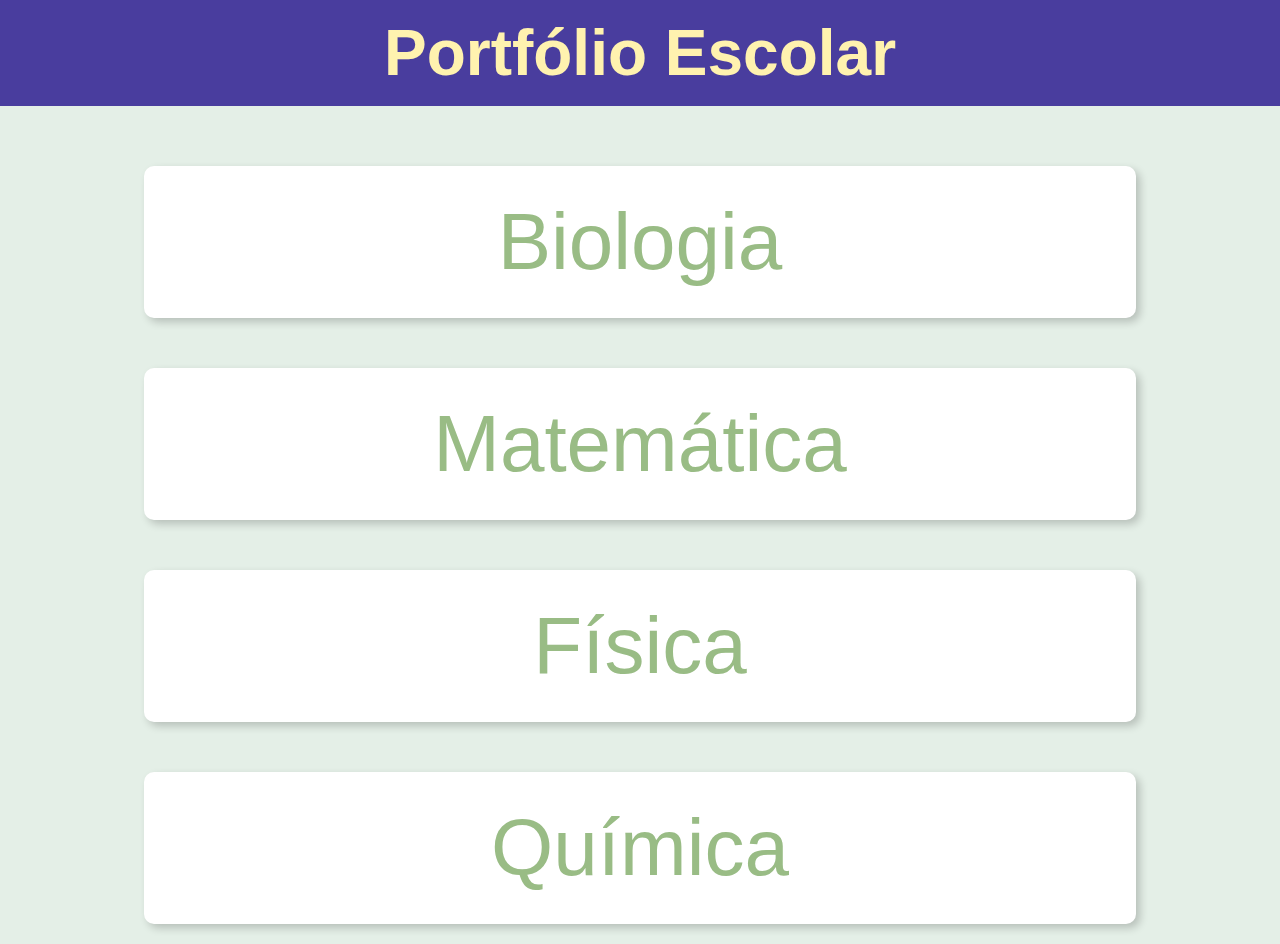
<file: index.html>
<!DOCTYPE html>
<html lang="pt-br">

<head>
    <meta charset="UTF-8">
    <meta http-equiv="X-UA-Compatible" content="IE=edge">
    <meta name="viewport" content="width=device-width, initial-scale=1.0">
    <title>Portfólio</title>
    <link rel="stylesheet" href="styles.css">
    <link href="https://fonts.googleapis.com/icon?family=Material+Icons" rel="stylesheet">

</head>

<body>
    <header>
        <div class="portfolio">
            <h1>Portfólio Escolar</h1>
        </div>
    </header>
    
    <main>
        <section class="container">
            <div class="disciplina">
                <a href="biologia.html"> Biologia</a>
            </div>
            <div class="disciplina">
                <a href="#"> Matemática</a>
            </div>
            <div class="disciplina">
                <a href="#"> Física</a>
            </div>
            <div class="disciplina">
                <a href="#"> Química</a>
            </div>
        </section>
    </main>
    <footer></footer>
</body>

</html>
</file>
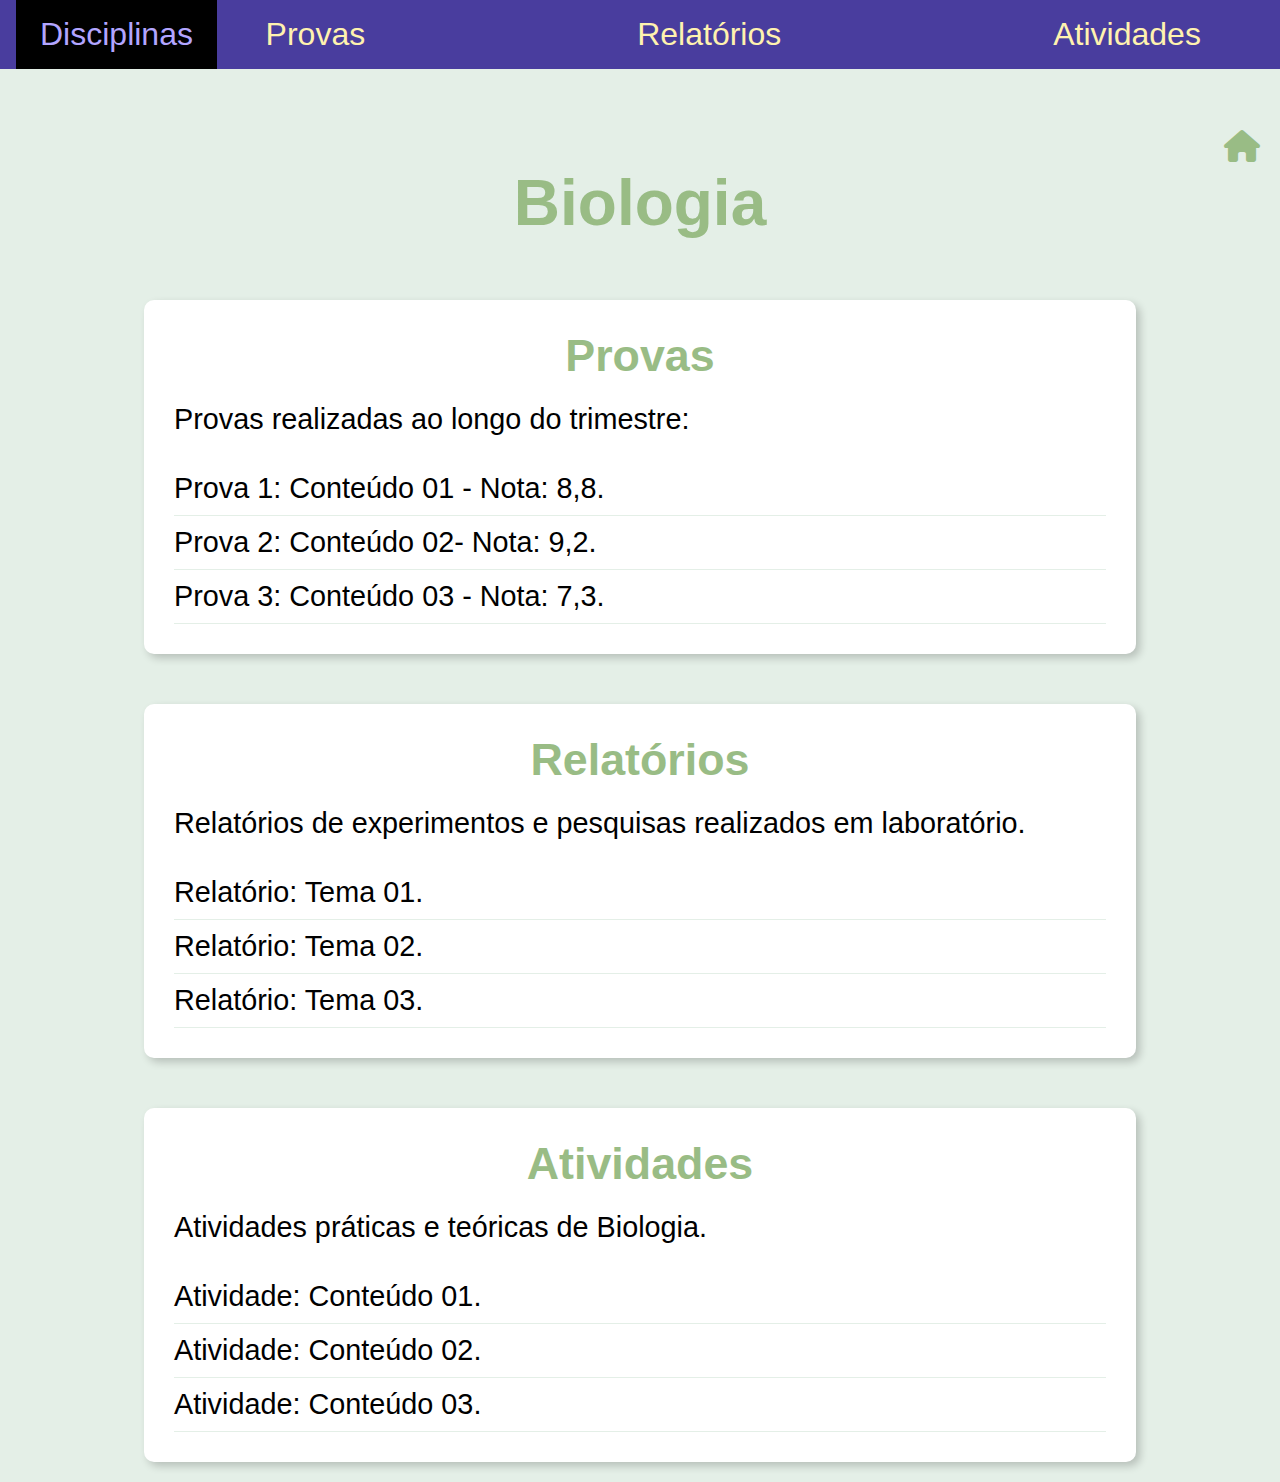
<file: biologia.html>
<!DOCTYPE html>
<html lang="pt-br">

<head>
    <meta charset="UTF-8">
    <meta http-equiv="X-UA-Compatible" content="IE=edge">
    <meta name="viewport" content="width=device-width, initial-scale=1.0">
    <title>Portfólio de Biologia</title>
    <link rel="stylesheet" href="biologia.css">
    <link rel="stylesheet" href="https://cdnjs.cloudflare.com/ajax/libs/font-awesome/6.7.2/css/all.min.css"
        integrity="sha512-Evv84Mr4kqVGRNSgIGL/F/aIDqQb7xQ2vcrdIwxfjThSH8CSR7PBEakCr51Ck+w+/U6swU2Im1vVX0SVk9ABhg=="
        crossorigin="anonymous" referrerpolicy="no-referrer" />
    <link href="https://fonts.googleapis.com/icon?family=Material+Icons" rel="stylesheet">

</head>

<body>
    <header>

        <div class="menu-disciplina">
            <input type="checkbox" id="menu-toggle">
            <label for="menu-toggle" class="botao-disciplinas">Disciplinas</label>
            <div class="lista-vertical">
                <a href="#">Matemática</a>
                <a href="#">Física</a>
                <a href="#">Química</a>
            </div>
        </div>


        <div class="links-principais">
            <ul class="lista-horizontal">
                <li><a href="#provas">Provas</a></li>
                <li><a href="#relatorios">Relatórios</a></li>
                <li><a href="#atividades">Atividades</a></li>
            </ul>
        </div>
    </header>
    <main>
        <div class="home">
            <a href="./index.html"><i class="fa-solid fa-house"></i></a>
        </div>
        <h1>Biologia</h1>
        <section class="biologia-container">
            <div id="provas" class="conteudo">
                <h2>Provas</h2>
                <p>Provas realizadas ao longo do trimestre:</p>
                <ul>
                    <li>Prova 1: Conteúdo 01 - Nota: 8,8.<span class="block"> <br>Lorem ipsum dolor sit amet, consectetur adipiscing
                            elit, sed do eiusmod tempor incididunt ut labore et dolore magna aliqua. Ut enim ad minim
                            veniam, quis nostrud exercitation ullamco laboris nisi ut aliquip ex ea commodo consequat.
                            Duis aute irure dolor in reprehenderit in voluptate velit esse cillum dolore eu fugiat nulla
                            pariatur. Excepteur sint occaecat cupidatat non proident, sunt in culpa qui officia deserunt
                            mollit anim id est laborum.</span>
                    </li>
                    <li>Prova 2: Conteúdo 02- Nota: 9,2.</li>
                    <li>Prova 3: Conteúdo 03 - Nota: 7,3.</li>
                </ul>
            </div>
            <div id="relatorios" class="conteudo">
                <h2>Relatórios</h2>
                <p>Relatórios de experimentos e pesquisas realizados em laboratório.</p>
                <ul>
                    <li>Relatório: Tema 01. <span class="opacidade"> <br>Lorem ipsum dolor sit amet, consectetur adipiscing
                        elit, sed do eiusmod tempor incididunt ut labore et dolore magna aliqua. Ut enim ad minim
                        veniam, quis nostrud exercitation ullamco laboris nisi ut aliquip ex ea commodo consequat.
                        Duis aute irure dolor in reprehenderit in voluptate velit esse cillum dolore eu fugiat nulla
                        pariatur. Excepteur sint occaecat cupidatat non proident, sunt in culpa qui officia deserunt
                        mollit anim id est laborum.</span></li>
                    <li>Relatório: Tema 02.</li>
                    <li>Relatório: Tema 03.</li>
                </ul>
            </div>
            <div id="atividades" class="conteudo">
                <h2>Atividades</h2>
                <p>Atividades práticas e teóricas de Biologia.</p>
                <ul>
                    <li>Atividade: Conteúdo 01.</li>
                    <li>Atividade: Conteúdo 02.</li>
                    <li>Atividade: Conteúdo 03.</li>
                </ul>
            </div>
        </section>
    </main>
    <footer></footer>
</body>

</html>
</file>
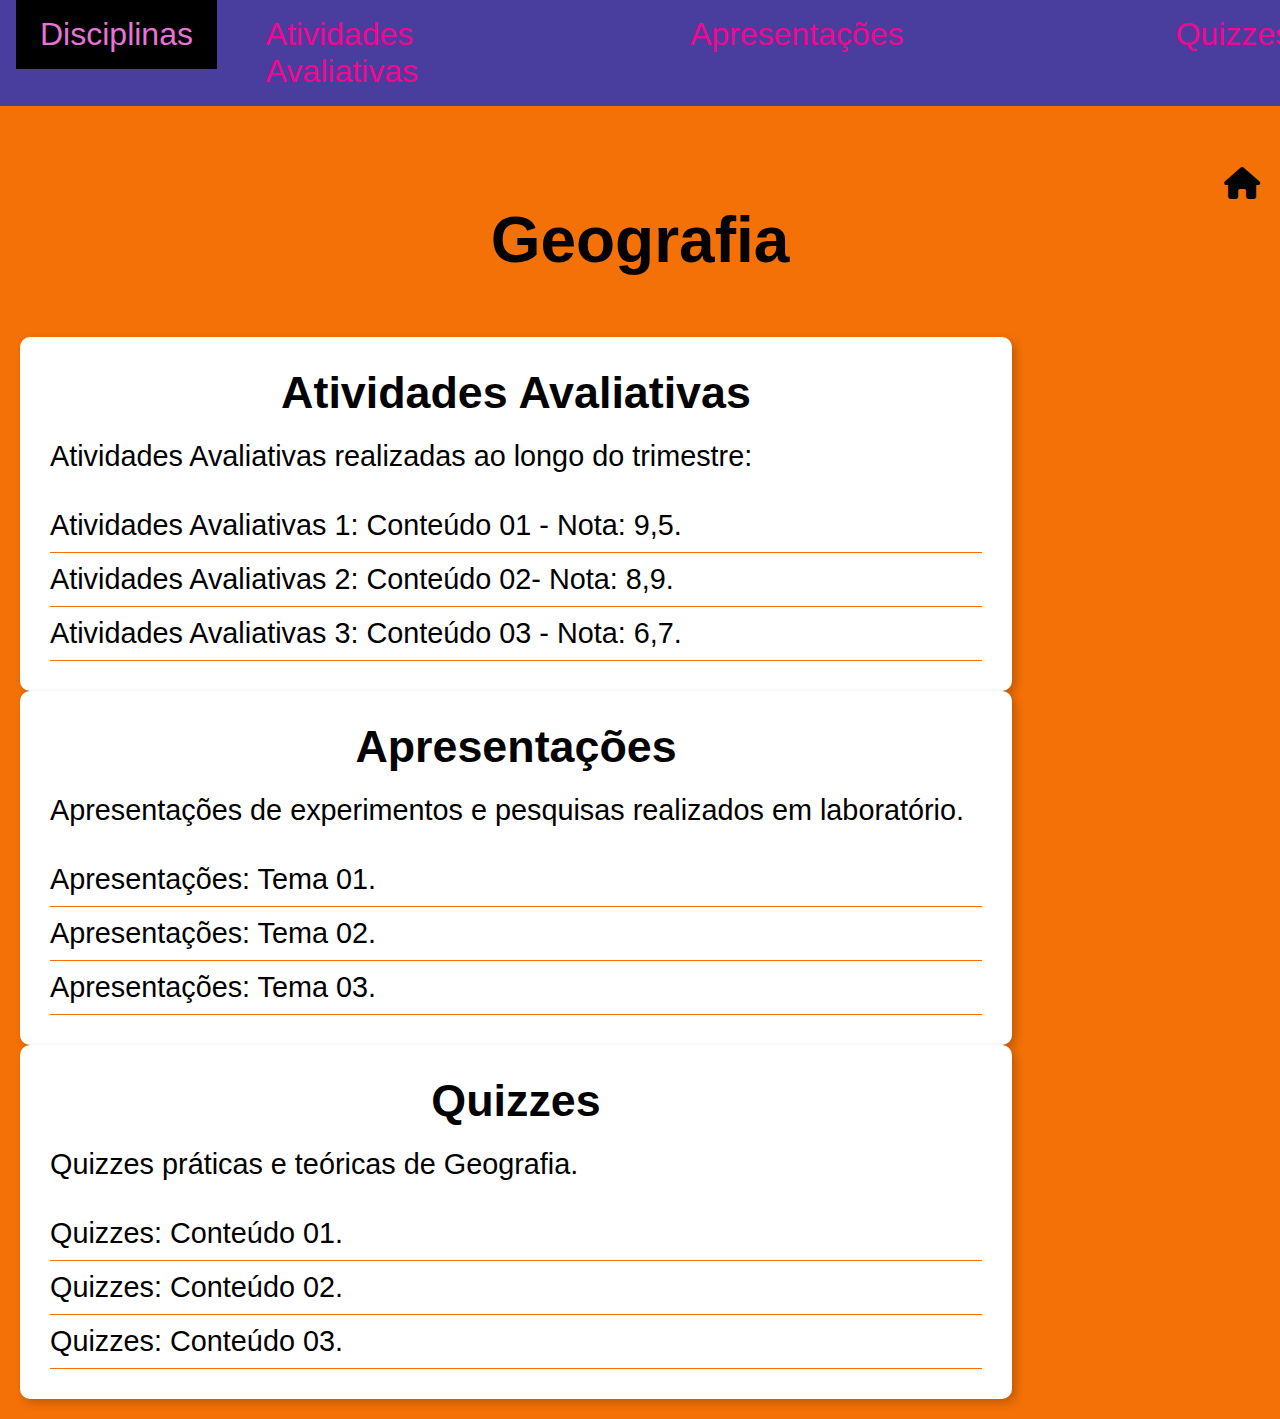
<file: geografia.html>
<!DOCTYPE html>
<html lang="pt-br">

<head>
    <meta charset="UTF-8">
    <meta http-equiv="X-UA-Compatible" content="IE=edge">
    <meta name="viewport" content="width=device-width, initial-scale=1.0">
    <title>Portfólio de Matérias</title>
    <link rel="stylesheet" href="geografia.css">
    <link rel="stylesheet" href="https://cdnjs.cloudflare.com/ajax/libs/font-awesome/6.7.2/css/all.min.css"
        integrity="sha512-Evv84Mr4kqVGRNSgIGL/F/aIDqQb7xQ2vcrdIwxfjThSH8CSR7PBEakCr51Ck+w+/U6swU2Im1vVX0SVk9ABhg=="
        crossorigin="anonymous" referrerpolicy="no-referrer" />
    <link href="https://fonts.googleapis.com/icon?family=Material+Icons" rel="stylesheet">

</head>

<body>
    <header>

        <div class="menu-disciplina">
            <input type="checkbox" id="menu-toggle">
            <label for="menu-toggle" class="botao-disciplinas">Disciplinas</label>
            <div class="lista-vertical">
                <a href="#">Geografia</a>
                <a href="#">História</a>
                <a href="#">Português</a>
            </div>
        </div>


        <div class="links-principais">
            <ul class="lista-horizontal">
                <li><a href="#Atividades Avaliativas">Atividades Avaliativas</a></li>
                <li><a href="#Apresentações">Apresentações</a></li>
                <li><a href="#Quizzes">Quizzes</a></li>
            </ul>
        </div>
    </header>
    <main>
        <div class="home">
            <a href="./index.html"><i class="fa-solid fa-house"></i></a>
        </div>
        <h1>Geografia</h1>
        <section class="geografia">
            <div id="Atividades Avaliativas" class="conteudo">
                <h2>Atividades Avaliativas</h2>
                <p>Atividades Avaliativas realizadas ao longo do trimestre:</p>
                <ul>
                    <li>Atividades Avaliativas 1: Conteúdo 01 - Nota: 9,5.<span class="block"> <br>
                            Mapas </span>
                    </li>
                    <li>Atividades Avaliativas 2: Conteúdo 02- Nota: 8,9.</li>
                    <li>Atividades Avaliativas 3: Conteúdo 03 - Nota: 6,7.</li>
                </ul>
            </div>
            <div id="Apresentações" class="conteudo">
                <h2>Apresentações</h2>
                <p>Apresentações de experimentos e pesquisas realizados em laboratório.</p>
                <ul>
                    <li>Apresentações: Tema 01. <span class="opacidade"> <br> pangeia.</span></li>
                    <li>Apresentações: Tema 02.</li>
                    <li>Apresentações: Tema 03.</li>
                </ul>
            </div>
            <div id="Quizzes" class="conteudo">
                <h2>Quizzes</h2>
                <p>Quizzes práticas e teóricas de Geografia.</p>
                <ul>
                    <li>Quizzes: Conteúdo 01.</li>
                    <li>Quizzes: Conteúdo 02.</li>
                    <li>Quizzes: Conteúdo 03.</li>
                </ul>
            </div>
        </section>
    </main>
    <footer></footer>
</body>

</html>
</file>
<file: styles.css>
* {
    margin: 0;
    padding: 0;
    box-sizing: border-box;
}

:root{
    --preto: #000000;
    --marinho: #493D9E;
    --amarelo-claro:#FFF2AF;
    --roxo-claro:#B2A5FF;
    --verde: #99BC85;
    --azul-claro: #E4EFE7;
    --branco: #FFFFFF;
    --marron-claro: #FAF1E6;
}

body{
    height: 100vh;
    box-sizing: border-box;
    background-color: var(--azul-claro);
    color: var(--preto);
    font-size: 16px;
    font-family: Arial, Helvetica, sans-serif;
}

header {
    display: flex; 
    width: 100%;
    background-color: var(--marinho);
    padding: 1rem;
    justify-content: center;
}

.portfolio h1{
    font-size: 4rem;
    color: var(--amarelo-claro);
}
main {
    margin: 40px auto;
    padding: 20px;
}


.container {
    display: flex;
    flex-direction: column;
    justify-content: space-between;
    align-items: center;
    gap: 50px;
    flex-wrap: wrap;
}

.disciplina {
    display: flex;
    justify-content: center;
    background-color: var(--branco);
    border-radius: 10px;
    padding: 30px;
    width: 80%;
    min-width: 280px;
    box-shadow: 4px 4px 8px rgba(0, 0, 0, 0.2);
    transition: transform 0.3s ease, box-shadow 0.3s ease;
}

.disciplina:hover {
    transform: translateY(-10px) scale(1.05);
    box-shadow: 0 0 0 25px rgba(0, 0, 0, 0.2);
}

.disciplina a {
    color: var(--verde);
    font-size: 5rem;
    text-decoration: none;
}
</file>
<file: biologia.css>
* {
    margin: 0;
    padding: 0;
    box-sizing: border-box;
}

:root {
    --preto: #000000;
    --marinho: #493D9E;
    --amarelo-claro: #FFF2AF;
    --roxo-claro: #B2A5FF;
    --verde: #99BC85;
    --azul-claro: #E4EFE7;
    --branco: #FFFFFF;
    --marron-claro: #FAF1E6;
}

body {
    height: 100vh;
    box-sizing: border-box;
    background-color: var(--azul-claro);
    color: var(--amarelo-claro);
    font-size: 16px;
    font-family: Arial, Helvetica, sans-serif;
}

header {
    display: flex;
    width: 100%;
    background-color: var(--marinho);
    padding: 1rem;
    position: relative;
    justify-content: center;
}


.menu-disciplina {
    width: 20%;
    display: inline-block;
}

.botao-disciplinas {
    cursor: pointer;
    font-size: 2rem;
    background: none;
    background-color: var(--preto);
    border: none;
    padding: 1.05rem 1.5rem;
    color: var(--roxo-claro);
}

#menu-toggle {
    display: none;
}

.lista-vertical {
    display: none;
    position: absolute;
    background-color: var(--roxo-claro);
    box-shadow: 0 2px 5px var(--marinho);
    min-width: 190px;
    z-index: 1;
    left: 1rem;
    top: 100%;
}

.lista-vertical a {
    color: var(--preto);
    padding: 0.75rem 1rem;
    text-decoration: none;
    font-size: 2rem;
    display: block;
    text-align: center;
}

.lista-vertical a:hover {
    background-color: var(--amarelo-claro);
}

#menu-toggle:checked~.lista-vertical {
    display: block;
}

#menu-toggle:checked+.botao-disciplinas {
    background-color: var(--amarelo-claro);
}

.links-principais {
    width: 80%;
    display: flex;
    justify-content: space-between;
    align-items: center;
}


.lista-horizontal {
    list-style: none;
    display: flex;
    font-size: 2rem;
    gap: 17rem;
}


.lista-horizontal a {
    text-decoration: none;
    color: var(--amarelo-claro);
}

.lista-horizontal a:hover {
    color: var(--preto);
}

main {
    margin: 40px auto;
    padding: 20px;
}

h1 {
    text-align: center;
    color: var(--verde);
    margin-bottom: 60px;
    font-size: 4rem;
}

.biologia-container {
    display: flex;
    flex-direction: column;
    justify-content: space-between;
    align-items: center;
    gap: 50px;
    flex-wrap: wrap;
}

.conteudo {
    background-color: var(--branco);
    border-radius: 10px;
    padding: 30px;
    width: 80%;
    min-width: 280px;
    box-shadow: 4px 4px 8px rgba(0, 0, 0, 0.2);
    transition: transform 0.3s ease, box-shadow 0.3s ease;
}

.conteudo:hover {
    transform: translateY(-10px) scale(1.05);
    box-shadow: 0 0 0 25px rgba(0, 0, 0, 0.2);
}

.conteudo h2 {
    display: flex;
    justify-content: center;
    color: var(--verde);
    margin-bottom: 15px;
    font-size: 2.8rem;
}

.conteudo p {
    line-height: 1.6;
    color: var(--preto);
    margin-bottom: 20px;
    font-size: 1.8rem;
}

.conteudo ul {
    list-style-type: none;
    font-size: 1.8rem;
}

.conteudo ul li {
    padding: 10px 0;
    border-bottom: 1px solid var(--azul-claro);
    transition: transform 0.5s ease;
    color: var(--preto);
}

.conteudo ul li:hover {
    transform: translateX(10px);
    color: var(--verde);
}

.home {
    display: flex;
    justify-content: flex-end;
}

.home a {
    font-size: 2rem;
    color: var(--verde);
}

.conteudo ul li .block {
    display: none;
}

.conteudo ul li:hover .block {
    display: block;
    text-align: justify;
    color: var(--marinho);
    margin-bottom: 5px;
}

.opacidade {
    display: block;
    opacity: 0;
    max-height: 0;
    overflow: hidden;
    transition: opacity 1.5s ease, max-height 1.5s ease;
    color: var(--marinho);
    text-align: justify;
    margin: 0;
    padding: 0;
}

.conteudo ul li:hover .opacidade {
    opacity: 1;
    max-height: 320px;
    text-align: justify;
    color: var(--marinho);
    margin-bottom: 5px;
}
</file>
<file: geografia.css>
* {
    margin: 0;
    padding: 0;
    box-sizing: border-box;
}

:root {
    --preto: #000000;
    --marinho: #493D9E;
    --amarelo-claro: #f30791;
    --roxo-claro: #e773d8;
    --verde: #030303;
    --azul-claro: #f37106;
    --branco: #FFFFFF;
    --marron-claro: #21b4be;
}

body {
    height: 100vh;
    box-sizing: border-box;
    background-color: var(--azul-claro);
    color: var(--amarelo-claro);
    font-size: 16px;
    font-family: Arial, Helvetica, sans-serif;
}

header {
    display: flex;
    width: 100%;
    background-color: var(--marinho);
    padding: 1rem;
    position: relative;
    justify-content: center;
}


.menu-disciplina {
    width: 20%;
    display: inline-block;
}

.botao-disciplinas {
    cursor: pointer;
    font-size: 2rem;
    background: none;
    background-color: var(--preto);
    border: none;
    padding: 1.05rem 1.5rem;
    color: var(--roxo-claro);
}

#menu-toggle {
    display: none;
}

.lista-vertical {
    display: none;
    position: absolute;
    background-color: var(--roxo-claro);
    box-shadow: 0 2px 5px var(--marinho);
    min-width: 190px;
    z-index: 1;
    left: 1rem;
    top: 100%;
}

.lista-vertical a {
    color: var(--preto);
    padding: 0.75rem 1rem;
    text-decoration: none;
    font-size: 2rem;
    display: block;
    text-align: center;
}

.lista-vertical a:hover {
    background-color: var(--amarelo-claro);
}

#menu-toggle:checked~.lista-vertical {
    display: block;
}

#menu-toggle:checked+.botao-disciplinas {
    background-color: var(--amarelo-claro);
}

.links-principais {
    width: 80%;
    display: flex;
    justify-content: space-between;
    align-items: center;
}


.lista-horizontal {
    list-style: none;
    display: flex;
    font-size: 2rem;
    gap: 17rem;
}


.lista-horizontal a {
    text-decoration: none;
    color: var(--amarelo-claro);
}

.lista-horizontal a:hover {
    color: var(--preto);
}

main {
    margin: 40px auto;
    padding: 20px;
}

h1 {
    text-align: center;
    color: var(--verde);
    margin-bottom: 60px;
    font-size: 4rem;
}

.geogrfia-container {
    display: flex;
    flex-direction: column;
    justify-content: space-between;
    align-items: center;
    gap: 50px;
    flex-wrap: wrap;
}

.conteudo {
    background-color: var(--branco);
    border-radius: 10px;
    padding: 30px;
    width: 80%;
    min-width: 280px;
    box-shadow: 4px 4px 8px rgba(0, 0, 0, 0.2);
    transition: transform 0.3s ease, box-shadow 0.3s ease;
}

.conteudo:hover {
    transform: translateY(-10px) scale(1.05);
    box-shadow: 0 0 0 25px rgba(0, 0, 0, 0.2);
}

.conteudo h2 {
    display: flex;
    justify-content: center;
    color: var(--verde);
    margin-bottom: 15px;
    font-size: 2.8rem;
}

.conteudo p {
    line-height: 1.6;
    color: var(--preto);
    margin-bottom: 20px;
    font-size: 1.8rem;
}

.conteudo ul {
    list-style-type: none;
    font-size: 1.8rem;
}

.conteudo ul li {
    padding: 10px 0;
    border-bottom: 1px solid var(--azul-claro);
    transition: transform 0.5s ease;
    color: var(--preto);
}

.conteudo ul li:hover {
    transform: translateX(10px);
    color: var(--verde);
}

.home {
    display: flex;
    justify-content: flex-end;
}

.home a {
    font-size: 2rem;
    color: var(--verde);
}

.conteudo ul li .block {
    display: none;
}

.conteudo ul li:hover .block {
    display: block;
    text-align: justify;
    color: var(--marinho);
    margin-bottom: 5px;
}

.opacidade {
    display: block;
    opacity: 0;
    max-height: 0;
    overflow: hidden;
    transition: opacity 1.5s ease, max-height 1.5s ease;
    color: var(--marinho);
    text-align: justify;
    margin: 0;
    padding: 0;
}

.conteudo ul li:hover .opacidade {
    opacity: 1;
    max-height: 320px;
    text-align: justify;
    color: var(--marinho);
    margin-bottom: 5px;
}
</file>
